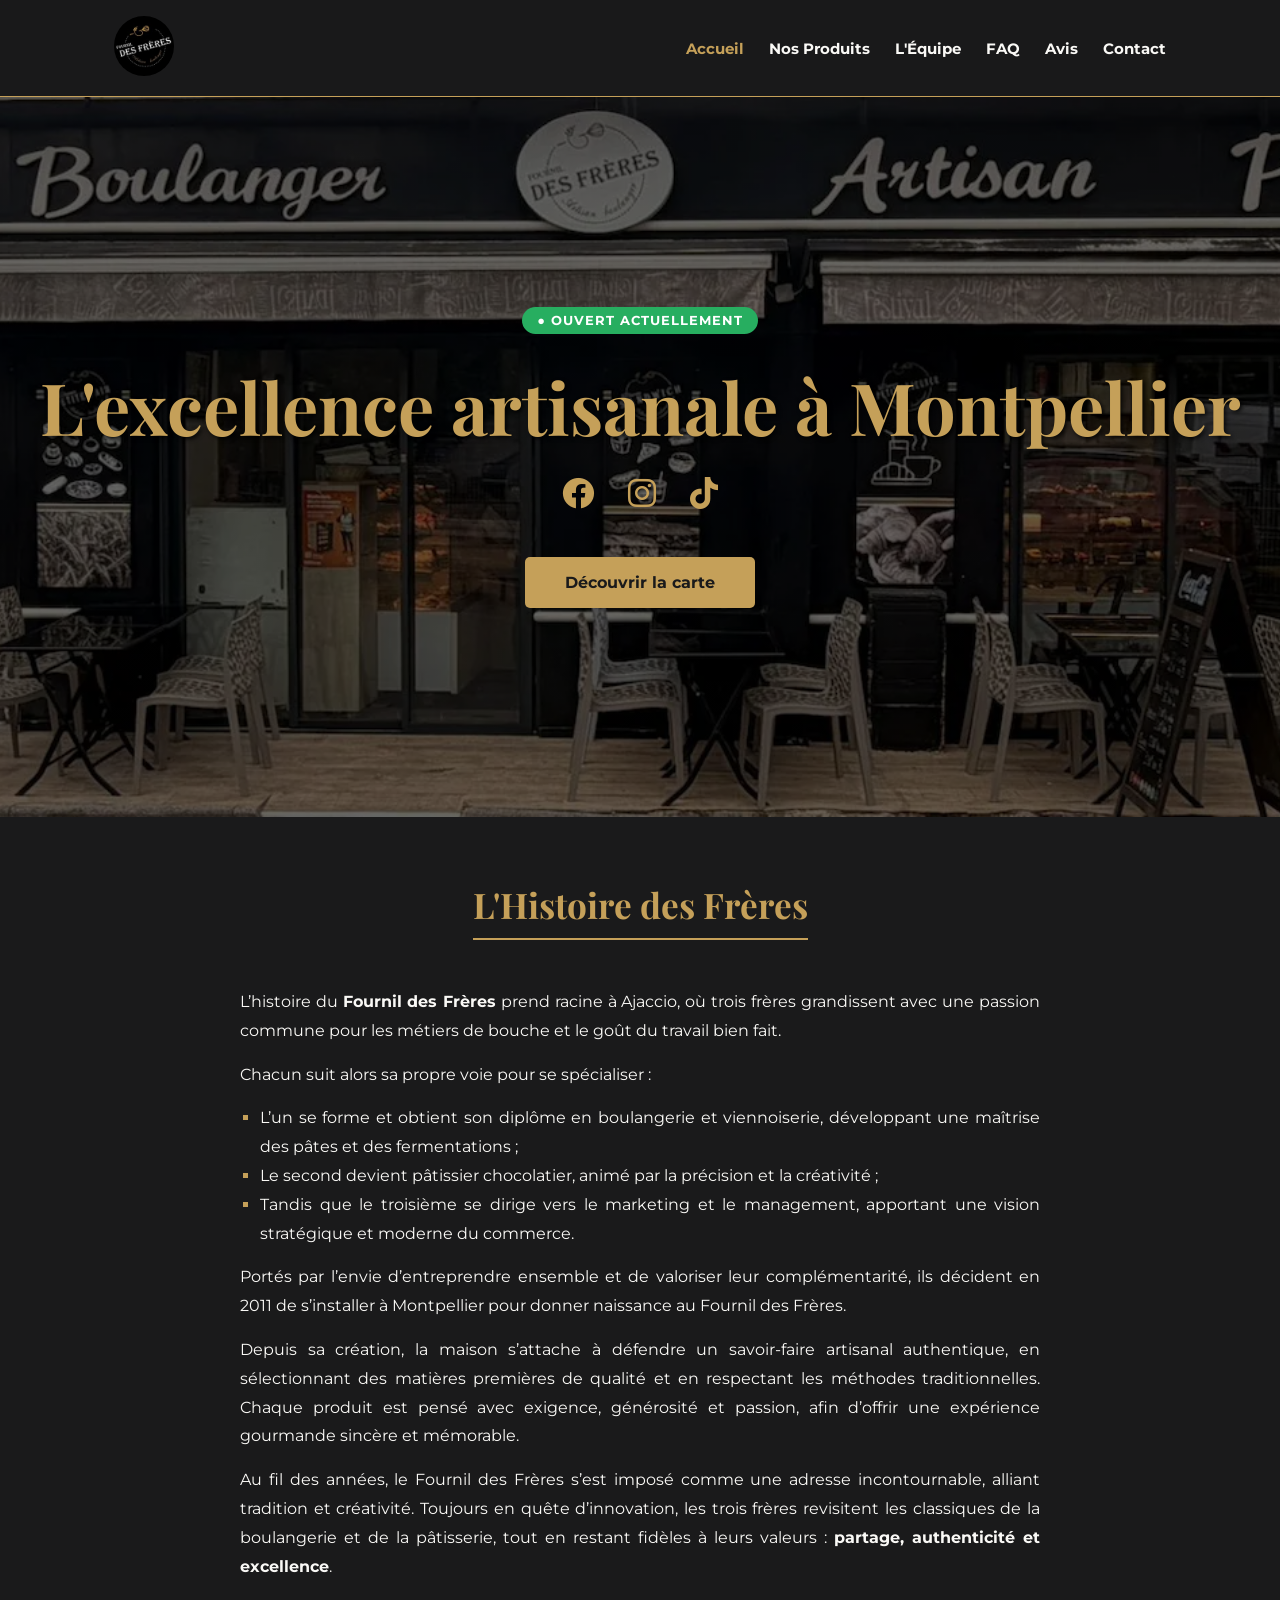
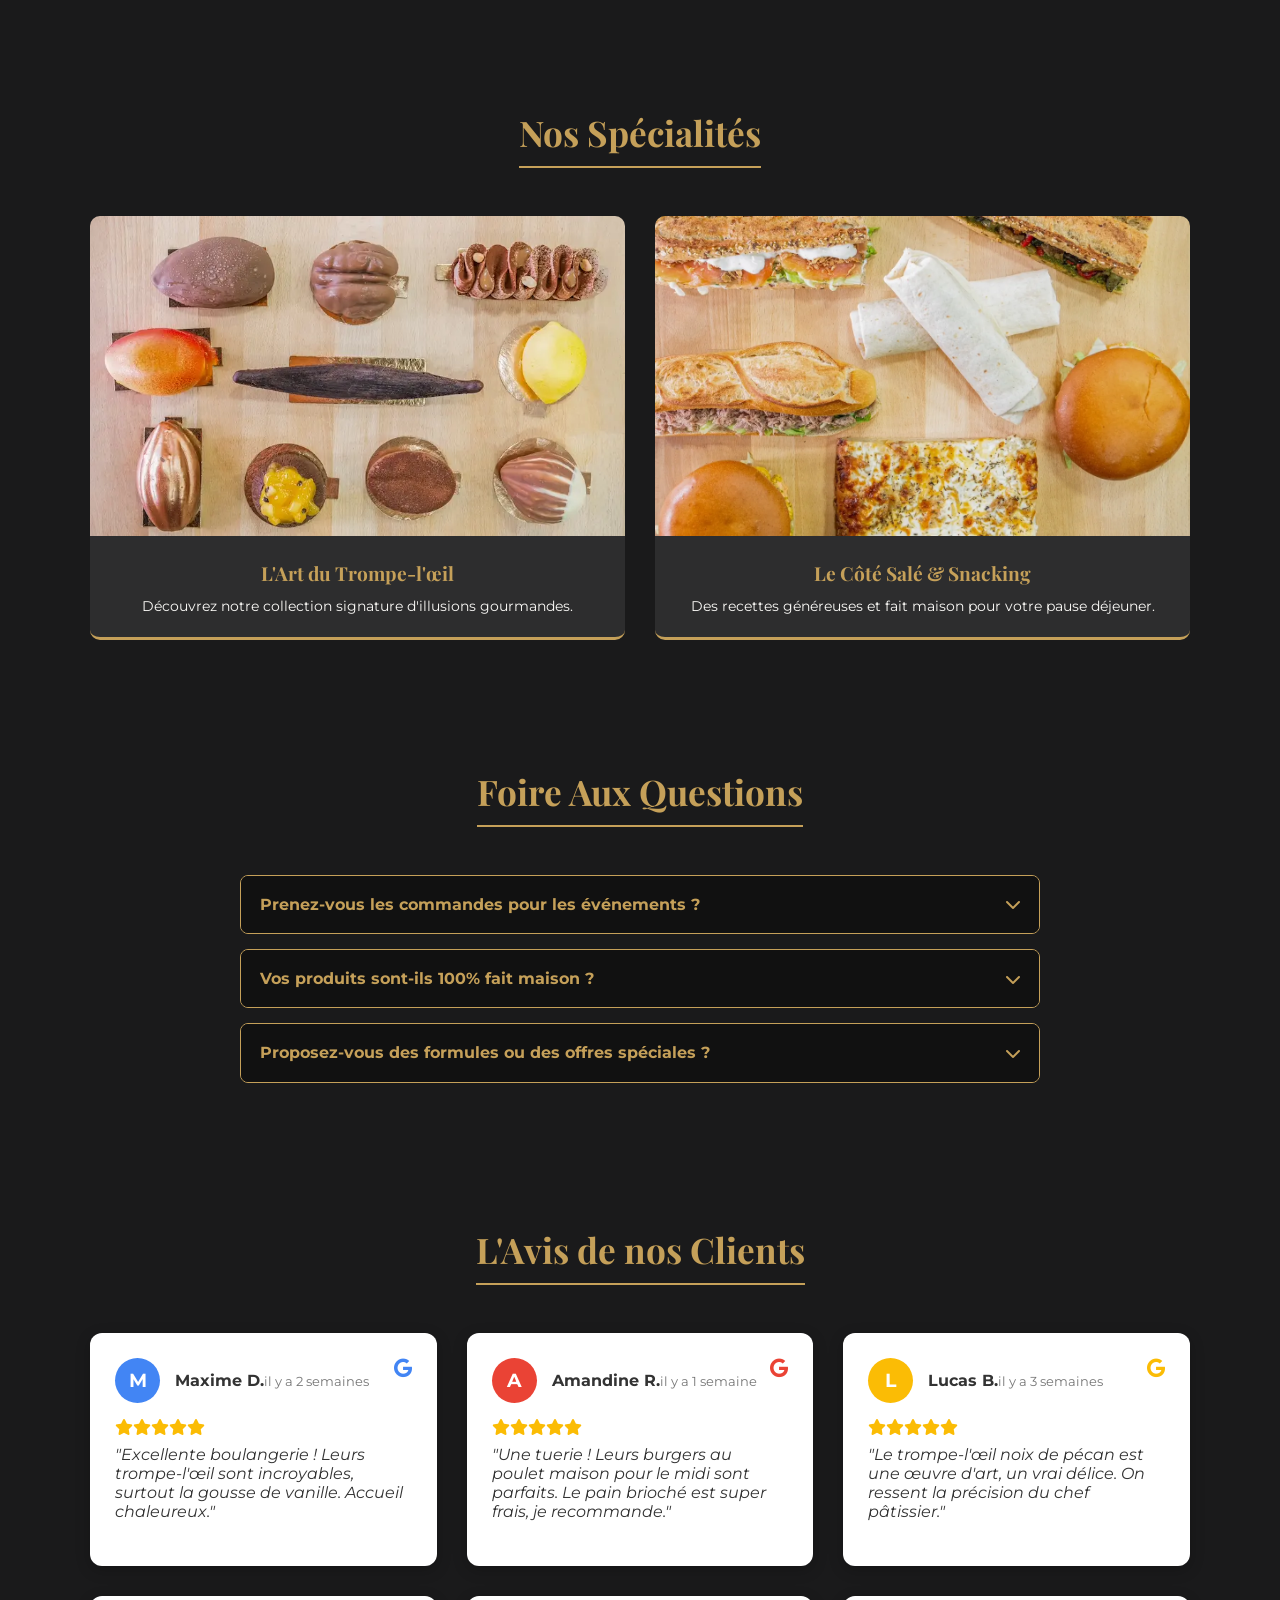
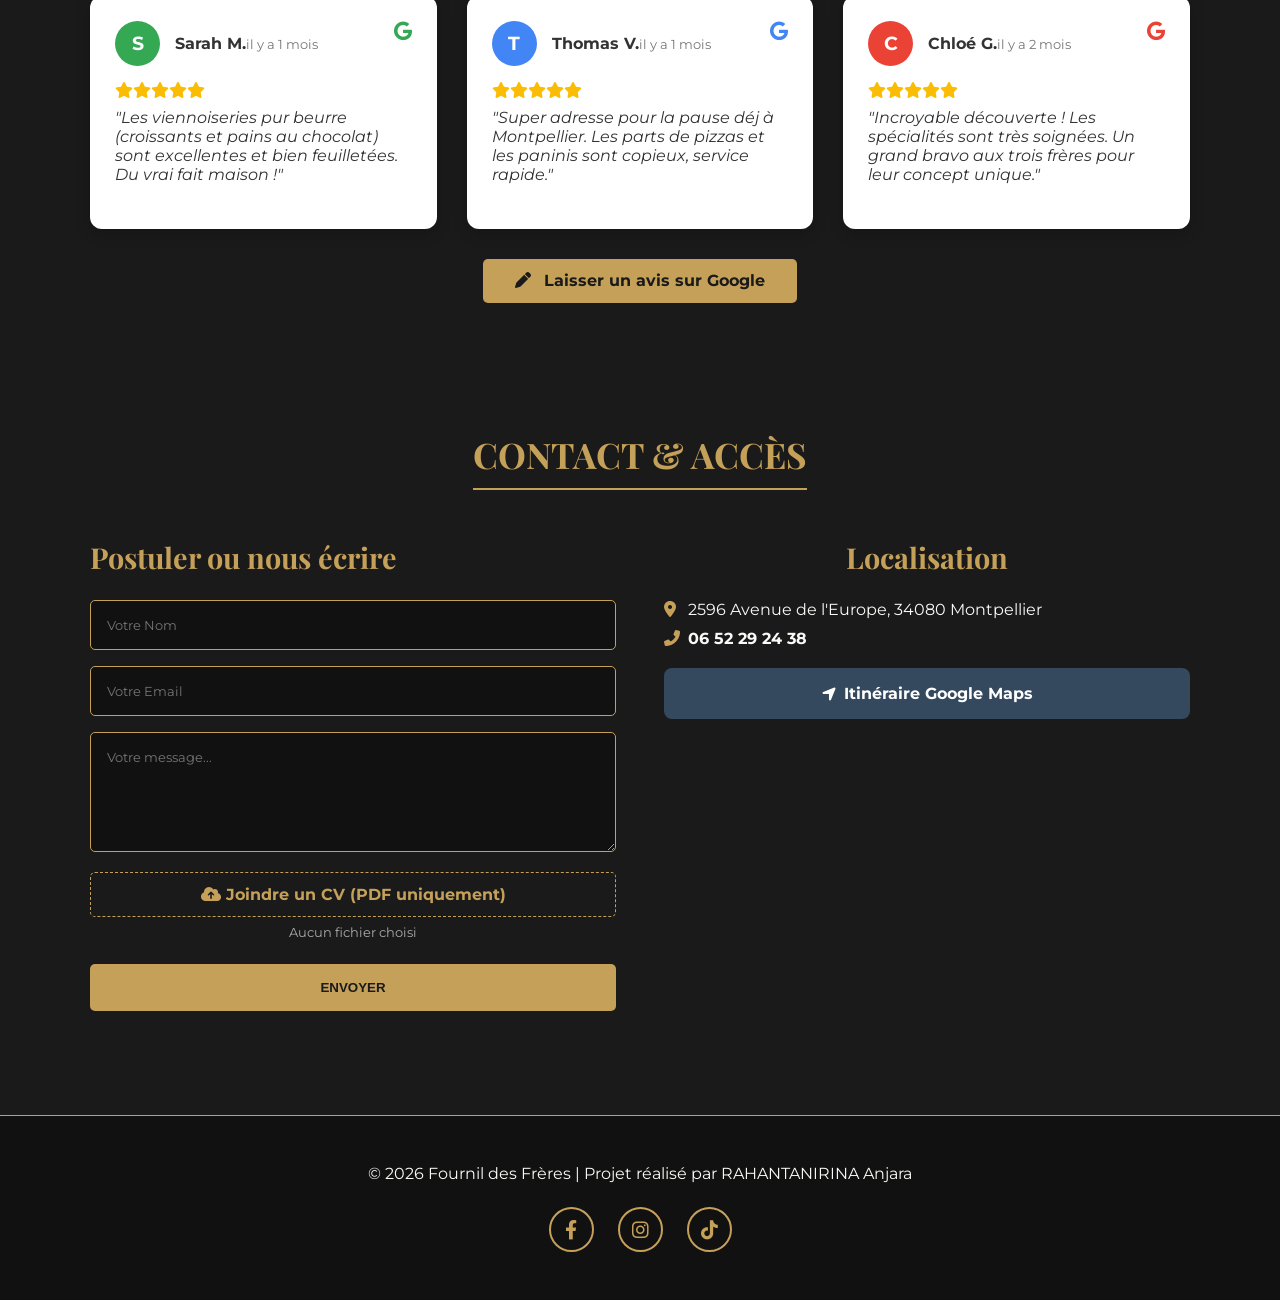
<file: index.html>
<!DOCTYPE html>
<html lang="fr">
<head>
    <meta charset="UTF-8">
    <meta name="viewport" content="width=device-width, initial-scale=1.0">
    <title>Fournil des Frères | Artisan Boulanger Pâtissier Montpellier</title>
    
    <meta name="description" content="Découvrez le Fournil des Frères à Montpellier. Trompe l'œil signatures, snacking frais et viennoiseries artisanales 100% fait maison.">
    <link rel="icon" type="image/jpeg" href="logo-fdf.jpg">
    
    <link rel="stylesheet" href="style.css">
    <link href="https://fonts.googleapis.com/css2?family=Montserrat:wght@400;700&family=Playfair+Display:ital,wght@0,700;1,700&display=swap" rel="stylesheet">
    <link rel="stylesheet" href="https://cdnjs.cloudflare.com/ajax/libs/font-awesome/6.0.0/css/all.min.css">
</head>
<body>

    <div id="loader">
        <img src="logo-fdf.jpg" alt="Chargement" class="loader-logo" width="120" height="120">
    </div>
    <div id="scroll-progress-bar"></div>

    <header id="header">
        <div class="container header-flex">
            <a href="index.html"><img src="logo-fdf.jpg" alt="Logo Fournil des Frères" class="logo" width="60" height="60"></a>
            
            <div class="menu-toggle" id="mobile-menu" aria-label="Ouvrir le menu" role="button" tabindex="0"><i class="fas fa-bars"></i></div>
            
            <nav class="desktop-nav">
                <ul id="nav-list">
                    <li><a href="#accueil" style="color:var(--or);">Accueil</a></li>
                    <li><a href="produits.html">Nos Produits</a></li>
                    <li><a href="#equipe">L'Équipe</a></li>
                    <li><a href="#faq">FAQ</a></li>
                    <li><a href="#avis">Avis</a></li>
                    <li><a href="#contact">Contact</a></li>
                </ul>
            </nav>
        </div>
    </header>

    <div class="mobile-tab-bar">
        <a href="#accueil"><i class="fas fa-home"></i><span>Accueil</span></a>
        <a href="produits.html"><i class="fas fa-bread-slice"></i><span>Produits</span></a>
        <a href="#avis"><i class="fas fa-star"></i><span>Avis</span></a>
        <a href="#contact"><i class="fas fa-map-marker-alt"></i><span>Accès</span></a>
    </div>

    <main>
        <section id="accueil" class="hero">
            <div class="hero-text">
                <div id="status-badge" class="status-badge">Chargement...</div>
                
                <h1>L'excellence artisanale à Montpellier</h1>
                
                <div class="social-hero">
                    <a href="https://www.facebook.com/Fournil-Des-Freres-107066511878900" target="_blank" rel="noopener noreferrer" aria-label="Facebook"><i class="fab fa-facebook"></i></a>
                    <a href="https://www.instagram.com/fournildesfreres34" target="_blank" rel="noopener noreferrer" aria-label="Instagram"><i class="fab fa-instagram"></i></a>
                    <a href="https://www.tiktok.com/@fournildesfreres" target="_blank" rel="noopener noreferrer" aria-label="TikTok"><i class="fab fa-tiktok"></i></a>
                </div>
                <a href="produits.html" class="btn-gold-hero">Découvrir la carte</a>
            </div>
        </section>

        <section id="equipe" class="container section reveal">
            <h2 class="title">L'Histoire des Frères</h2>
            <div style="max-width: 800px; margin: 0 auto; line-height: 1.8; text-align: justify;">
                <p style="margin-bottom: 15px;">L’histoire du <strong>Fournil des Frères</strong> prend racine à Ajaccio, où trois frères grandissent avec une passion commune pour les métiers de bouche et le goût du travail bien fait.</p>
                <p style="margin-bottom: 15px;">Chacun suit alors sa propre voie pour se spécialiser :</p>
                <ul style="margin-bottom: 15px; padding-left: 20px; list-style-type: square; color: var(--or);">
                    <li><span style="color: var(--creme);">L’un se forme et obtient son diplôme en boulangerie et viennoiserie, développant une maîtrise des pâtes et des fermentations ;</span></li>
                    <li><span style="color: var(--creme);">Le second devient pâtissier chocolatier, animé par la précision et la créativité ;</span></li>
                    <li><span style="color: var(--creme);">Tandis que le troisième se dirige vers le marketing et le management, apportant une vision stratégique et moderne du commerce.</span></li>
                </ul>
                <p style="margin-bottom: 15px;">Portés par l’envie d’entreprendre ensemble et de valoriser leur complémentarité, ils décident en 2011 de s’installer à Montpellier pour donner naissance au Fournil des Frères.</p>
                <p style="margin-bottom: 15px;">Depuis sa création, la maison s’attache à défendre un savoir-faire artisanal authentique, en sélectionnant des matières premières de qualité et en respectant les méthodes traditionnelles. Chaque produit est pensé avec exigence, générosité et passion, afin d’offrir une expérience gourmande sincère et mémorable.</p>
                <p>Au fil des années, le Fournil des Frères s’est imposé comme une adresse incontournable, alliant tradition et créativité. Toujours en quête d’innovation, les trois frères revisitent les classiques de la boulangerie et de la pâtisserie, tout en restant fidèles à leurs valeurs : <strong>partage, authenticité et excellence</strong>.</p>
            </div>
        </section>

        <section id="produits-phares" class="container section reveal">
            <h2 class="title">Nos Spécialités</h2>
            <div class="product-grid" style="grid-template-columns: repeat(auto-fit, minmax(320px, 1fr));">
                <article class="product-card reveal">
                    <a href="produits.html">
                        <img src="FournilDesFrères_trompe-loeil_Hero.webp" alt="Gamme Sucrée - Trompe-l'œil" loading="lazy" style="height: 320px;" width="600" height="320">
                        <div class="product-info">
                            <h3>L'Art du Trompe-l'œil</h3>
                            <p>Découvrez notre collection signature d'illusions gourmandes.</p>
                        </div>
                    </a>
                </article>

                <article class="product-card reveal">
                    <a href="produits.html">
                        <img src="FournilDesFrères_Sale_Hero.webp" alt="Gamme Salée - Snacking" loading="lazy" style="height: 320px;" width="600" height="320">
                        <div class="product-info">
                            <h3>Le Côté Salé & Snacking</h3>
                            <p>Des recettes généreuses et fait maison pour votre pause déjeuner.</p>
                        </div>
                    </a>
                </article>
            </div>
        </section>
        
        <section id="faq" class="container section reveal">
            <h2 class="title">Foire Aux Questions</h2>
            <div class="faq-container">
                <div class="faq-item">
                    <div class="faq-question">Prenez-vous les commandes pour les événements ? <i class="fas fa-chevron-down"></i></div>
                    <div class="faq-answer">Absolument ! Nous réalisons des commandes sur-mesure pour vos événements (anniversaires, réceptions, réunions). Pour toute demande, n'hésitez pas à nous contacter directement par téléphone ou via notre compte Instagram pour que nous puissions étudier votre projet ensemble.</div>
                </div>
                <div class="faq-item">
                    <div class="faq-question">Vos produits sont-ils 100% fait maison ? <i class="fas fa-chevron-down"></i></div>
                    <div class="faq-answer">Oui, sans exception. De la fabrication minutieuse du feuilletage de nos viennoiseries pur beurre à la conception complexe de nos pâtisseries en Trompe-l'œil, l'intégralité de nos gammes est élaborée sur place de manière artisanale.</div>
                </div>
                <div class="faq-item">
                    <div class="faq-question">Proposez-vous des formules ou des offres spéciales ? <i class="fas fa-chevron-down"></i></div>
                    <div class="faq-answer">Tout à fait ! Nous proposons quotidiennement plusieurs formules de restauration adaptées pour la pause déjeuner (incluant sandwich, burger ou pizza accompagné d'une boisson et d'un dessert). Des offres groupées sont également disponibles directement en boutique selon les fabrications du jour.</div>
                </div>
            </div>
        </section>

        <section id="avis" class="container section reveal">
            <h2 class="title">L'Avis de nos Clients</h2>
            <div class="product-grid" style="align-items: start;">
                <div class="google-review-card" style="margin-bottom: 0;">
                    <div class="reviewer-info">
                        <div class="avatar" style="background-color: #4285F4;">M</div>
                        <div><strong>Maxime D.</strong><span class="date">il y a 2 semaines</span></div>
                        <i class="fab fa-google google-logo" style="color: #4285F4; font-size: 1.2rem;"></i>
                    </div>
                    <div class="stars"><i class="fas fa-star" style="color: #fbbc04;"></i><i class="fas fa-star" style="color: #fbbc04;"></i><i class="fas fa-star" style="color: #fbbc04;"></i><i class="fas fa-star" style="color: #fbbc04;"></i><i class="fas fa-star" style="color: #fbbc04;"></i></div>
                    <p class="review-text">"Excellente boulangerie ! Leurs trompe-l'œil sont incroyables, surtout la gousse de vanille. Accueil chaleureux."</p>
                </div>
                <div class="google-review-card" style="margin-bottom: 0;">
                    <div class="reviewer-info">
                        <div class="avatar" style="background-color: #EA4335;">A</div>
                        <div><strong>Amandine R.</strong><span class="date">il y a 1 semaine</span></div>
                        <i class="fab fa-google google-logo" style="color: #EA4335; font-size: 1.2rem;"></i>
                    </div>
                    <div class="stars"><i class="fas fa-star" style="color: #fbbc04;"></i><i class="fas fa-star" style="color: #fbbc04;"></i><i class="fas fa-star" style="color: #fbbc04;"></i><i class="fas fa-star" style="color: #fbbc04;"></i><i class="fas fa-star" style="color: #fbbc04;"></i></div>
                    <p class="review-text">"Une tuerie ! Leurs burgers au poulet maison pour le midi sont parfaits. Le pain brioché est super frais, je recommande."</p>
                </div>
                <div class="google-review-card" style="margin-bottom: 0;">
                    <div class="reviewer-info">
                        <div class="avatar" style="background-color: #FBBC05;">L</div>
                        <div><strong>Lucas B.</strong><span class="date">il y a 3 semaines</span></div>
                        <i class="fab fa-google google-logo" style="color: #FBBC05; font-size: 1.2rem;"></i>
                    </div>
                    <div class="stars"><i class="fas fa-star" style="color: #fbbc04;"></i><i class="fas fa-star" style="color: #fbbc04;"></i><i class="fas fa-star" style="color: #fbbc04;"></i><i class="fas fa-star" style="color: #fbbc04;"></i><i class="fas fa-star" style="color: #fbbc04;"></i></div>
                    <p class="review-text">"Le trompe-l'œil noix de pécan est une œuvre d'art, un vrai délice. On ressent la précision du chef pâtissier."</p>
                </div>
                <div class="google-review-card" style="margin-bottom: 0;">
                    <div class="reviewer-info">
                        <div class="avatar" style="background-color: #34A853;">S</div>
                        <div><strong>Sarah M.</strong><span class="date">il y a 1 mois</span></div>
                        <i class="fab fa-google google-logo" style="color: #34A853; font-size: 1.2rem;"></i>
                    </div>
                    <div class="stars"><i class="fas fa-star" style="color: #fbbc04;"></i><i class="fas fa-star" style="color: #fbbc04;"></i><i class="fas fa-star" style="color: #fbbc04;"></i><i class="fas fa-star" style="color: #fbbc04;"></i><i class="fas fa-star" style="color: #fbbc04;"></i></div>
                    <p class="review-text">"Les viennoiseries pur beurre (croissants et pains au chocolat) sont excellentes et bien feuilletées. Du vrai fait maison !"</p>
                </div>
                <div class="google-review-card" style="margin-bottom: 0;">
                    <div class="reviewer-info">
                        <div class="avatar" style="background-color: #4285F4;">T</div>
                        <div><strong>Thomas V.</strong><span class="date">il y a 1 mois</span></div>
                        <i class="fab fa-google google-logo" style="color: #4285F4; font-size: 1.2rem;"></i>
                    </div>
                    <div class="stars"><i class="fas fa-star" style="color: #fbbc04;"></i><i class="fas fa-star" style="color: #fbbc04;"></i><i class="fas fa-star" style="color: #fbbc04;"></i><i class="fas fa-star" style="color: #fbbc04;"></i><i class="fas fa-star" style="color: #fbbc04;"></i></div>
                    <p class="review-text">"Super adresse pour la pause déj à Montpellier. Les parts de pizzas et les paninis sont copieux, service rapide."</p>
                </div>
                <div class="google-review-card" style="margin-bottom: 0;">
                    <div class="reviewer-info">
                        <div class="avatar" style="background-color: #EA4335;">C</div>
                        <div><strong>Chloé G.</strong><span class="date">il y a 2 mois</span></div>
                        <i class="fab fa-google google-logo" style="color: #EA4335; font-size: 1.2rem;"></i>
                    </div>
                    <div class="stars"><i class="fas fa-star" style="color: #fbbc04;"></i><i class="fas fa-star" style="color: #fbbc04;"></i><i class="fas fa-star" style="color: #fbbc04;"></i><i class="fas fa-star" style="color: #fbbc04;"></i><i class="fas fa-star" style="color: #fbbc04;"></i></div>
                    <p class="review-text">"Incroyable découverte ! Les spécialités sont très soignées. Un grand bravo aux trois frères pour leur concept unique."</p>
                </div>
            </div>
            <div style="text-align: center; margin-top: 30px;">
                <a href="https://www.google.com/maps/place/Fournil+des+frères/@43.641869,3.8200574,17z/data=!4m8!3m7!1s0x12b6ade1ebe841e1:0xa99e64c66c373153!8m2!3d43.641869!4d3.8200574!9m1!1b1!16s%2Fg%2F11tfpc4v9q?entry=ttu&g_ep=EgoyMDI2MDQyNy4wIKXMDSoASAFQAw%3D%3D" target="_blank" rel="noopener noreferrer" class="btn-gold-hero" style="margin-top: 0; padding: 0.8rem 2rem;">
                    <i class="fas fa-pen" style="margin-right: 8px;"></i> Laisser un avis sur Google
                </a>
            </div>
        </section>

        <section id="contact" class="container section reveal">
            <h2 class="title">CONTACT & ACCÈS</h2>
            <div class="contact-wrapper">
                <div class="contact-form">
                    <h3>Postuler ou nous écrire</h3>
                    <form action="https://formspree.io/f/xzdyaoab" method="POST" enctype="multipart/form-data">
                        <!-- Ajout des aria-labels -->
                        <input type="text" name="Nom" placeholder="Votre Nom" aria-label="Votre Nom" required>
                        <input type="email" name="Email" placeholder="Votre Email" aria-label="Votre Email" required>
                        <textarea name="Message" placeholder="Votre message..." aria-label="Votre message" required></textarea>
                        
                        <div class="file-upload-wrapper">
                            <label for="file-upload" class="custom-file-upload">
                                <i class="fas fa-cloud-upload-alt"></i> Joindre un CV (PDF uniquement)
                            </label>
                            <input id="file-upload" type="file" name="upload" accept=".pdf" />
                            <span id="file-name-display">Aucun fichier choisi</span>
                        </div>
                        <button type="submit" class="btn-gold">ENVOYER</button>
                    </form>
                </div>
                <div class="contact-map">
                    <h3>Localisation</h3>
                    <p style="margin-bottom: 10px;"><i class="fas fa-map-marker-alt" style="color:var(--or); width: 20px;"></i> 2596 Avenue de l'Europe, 34080 Montpellier</p>
                    <p style="margin-bottom: 20px;"><i class="fas fa-phone-alt" style="color:var(--or); width: 20px;"></i> <a href="tel:0652292438" style="color: inherit; text-decoration: none; font-weight: bold;">06 52 29 24 38</a></p>
                    
                    <a href="https://www.google.com/maps/dir/?api=1&destination=Fournil+des+Frères,+2596+Avenue+de+l'Europe,+Montpellier2" target="_blank" rel="noopener noreferrer" class="btn-gps">
                        <i class="fas fa-location-arrow" style="margin-right:8px;"></i> Itinéraire Google Maps
                    </a>
                    <iframe src="https://www.google.com/maps/embed?pb=!1m18!1m12!1m3!1d2888.665672101344!2d3.834015!3d43.613479!2m3!1f0!2f0!3f0!3m2!1i1024!2i768!4f13.1!3m3!1m2!1s0x12b6b3bfb77f362b%3A0x4c137f65bf97f9bb!2sFournil%20des%20Fr%C3%A8res!5e0!3m2!1sfr!2sfr!4v1710000000000!5m2!1sfr!2sfr" width="100%" height="250" style="border:0; border-radius:10px; margin-top:15px;" allowfullscreen="" loading="lazy" title="Carte Google Maps"></iframe>
                </div>
            </div>
        </section>
    </main>

    <footer>
        <p>© 2026 Fournil des Frères | Projet réalisé par RAHANTANIRINA Anjara</p>
        <div class="footer-socials">
            <a href="https://www.facebook.com/Fournil-Des-Freres-107066511878900" target="_blank" rel="noopener noreferrer" class="social-circle-footer" aria-label="Facebook"><i class="fab fa-facebook-f"></i></a>
            <a href="https://www.instagram.com/fournildesfreres34" target="_blank" rel="noopener noreferrer" class="social-circle-footer" aria-label="Instagram"><i class="fab fa-instagram"></i></a>
            <a href="https://www.tiktok.com/@fournildesfreres" target="_blank" rel="noopener noreferrer" class="social-circle-footer" aria-label="TikTok"><i class="fab fa-tiktok"></i></a>
        </div>
    </footer>

    <button id="backToTop" aria-label="Retour en haut de la page"><i class="fas fa-arrow-up"></i></button>

    <script src="script.js"></script>
</body>
</html>
</file>
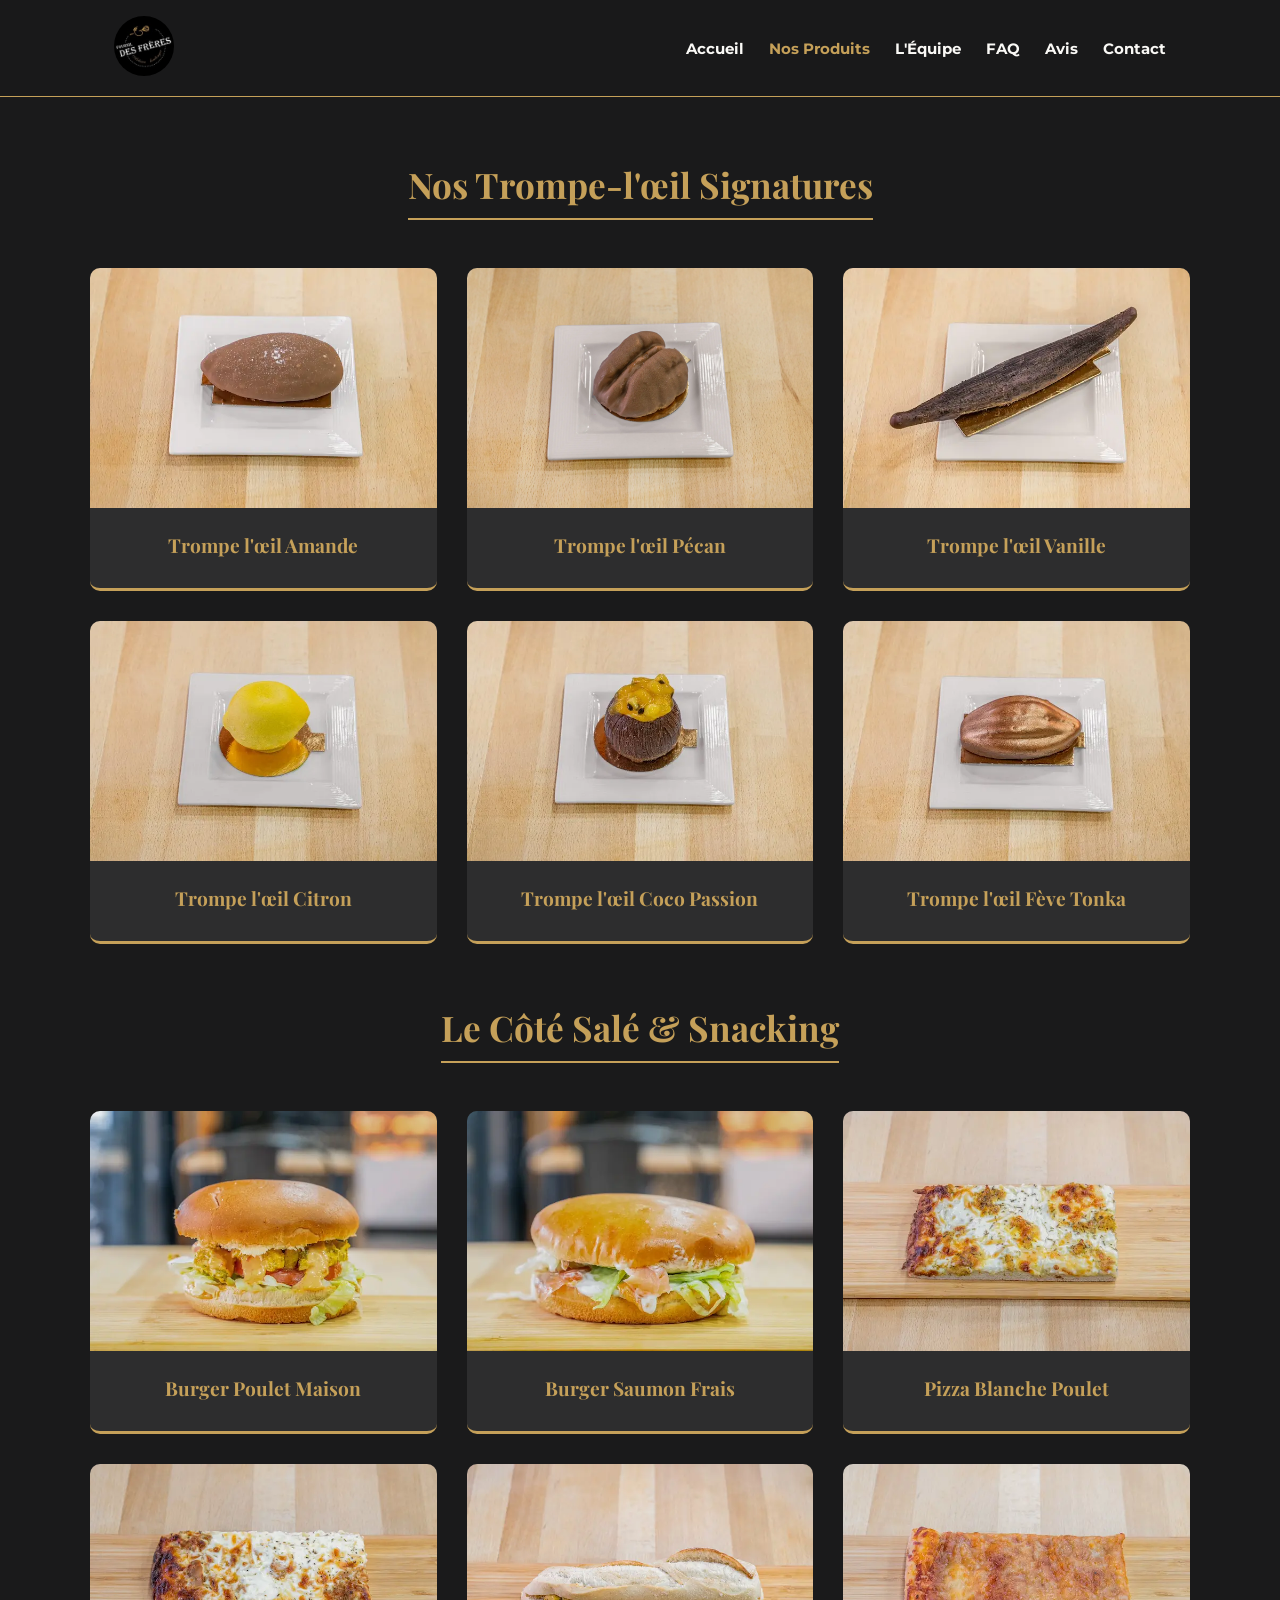
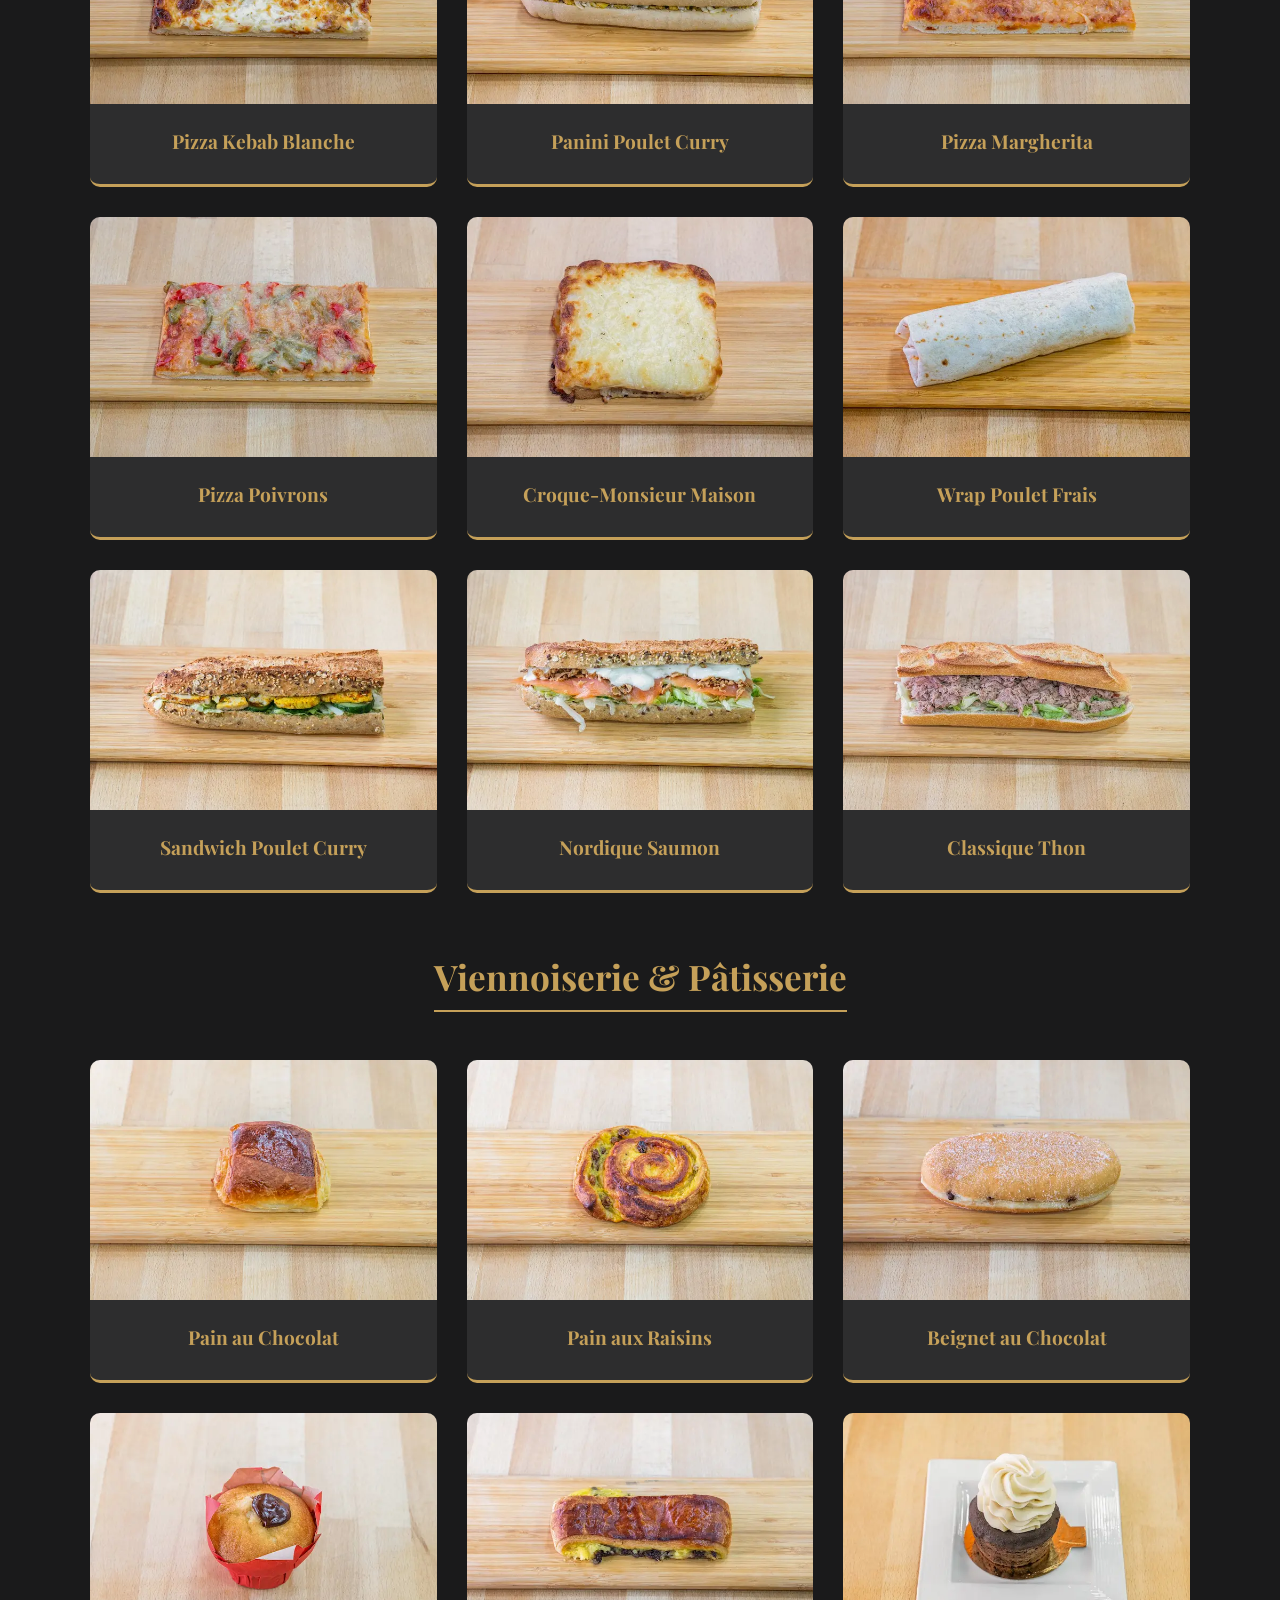
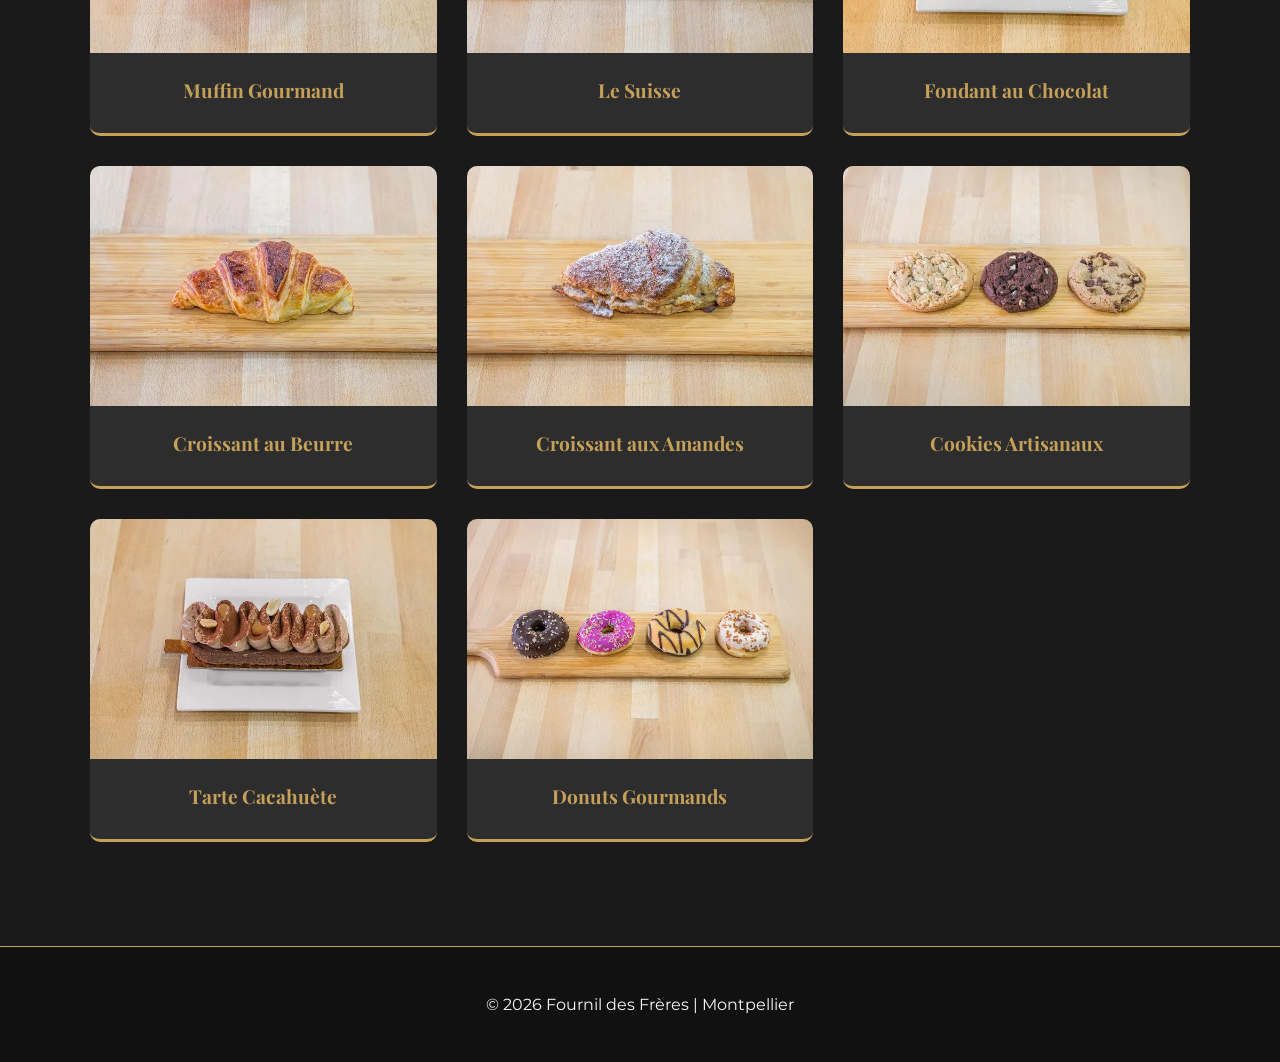
<file: produits.html>
<!DOCTYPE html>
<html lang="fr">
<head>
    <meta charset="UTF-8">
    <meta name="viewport" content="width=device-width, initial-scale=1.0">
    <title>Nos Produits | Fournil des Frères</title>
    
    <link rel="icon" type="image/jpeg" href="logo-fdf.jpg">
    <link rel="stylesheet" href="style.css">
    <link href="https://fonts.googleapis.com/css2?family=Montserrat:wght@400;700&family=Playfair+Display:ital,wght@0,700;1,700&display=swap" rel="stylesheet">
    <link rel="stylesheet" href="https://cdnjs.cloudflare.com/ajax/libs/font-awesome/6.0.0/css/all.min.css">
</head>
<body>

    <div id="loader"><img src="logo-fdf.jpg" alt="Chargement" class="loader-logo" width="120" height="120"></div>
    <div id="scroll-progress-bar"></div>

    <header id="header">
        <div class="container header-flex">
            <a href="index.html"><img src="logo-fdf.jpg" alt="Logo Fournil des Frères" class="logo" width="60" height="60"></a>
            <div class="menu-toggle" id="mobile-menu" aria-label="Ouvrir le menu" role="button" tabindex="0"><i class="fas fa-bars"></i></div>
            <nav class="desktop-nav">
                <ul id="nav-list">
                    <li><a href="index.html#accueil">Accueil</a></li>
                    <li><a href="produits.html" style="color:var(--or);">Nos Produits</a></li>
                    <li><a href="index.html#equipe">L'Équipe</a></li>
                    <li><a href="index.html#faq">FAQ</a></li>
                    <li><a href="index.html#avis">Avis</a></li>
                    <li><a href="index.html#contact">Contact</a></li>
                </ul>
            </nav>
        </div>
    </header>

    <div class="mobile-tab-bar">
        <a href="index.html#accueil"><i class="fas fa-home"></i><span>Accueil</span></a>
        <a href="produits.html" style="color:var(--or);"><i class="fas fa-bread-slice"></i><span>Produits</span></a>
        <a href="index.html#avis"><i class="fas fa-star"></i><span>Avis</span></a>
        <a href="index.html#contact"><i class="fas fa-map-marker-alt"></i><span>Accès</span></a>
    </div>

    <main class="container section">
        
        <h2 class="title reveal">Nos Trompe-l'œil Signatures</h2>
        <div class="product-grid">
            <article class="product-card reveal"><img src="FournilDesFrères_trompe-loeil_Amande.webp" alt="Trompe l'œil Amande" loading="lazy" width="300" height="240"><div class="product-info"><h3>Trompe l'œil Amande</h3></div></article>
            <article class="product-card reveal"><img src="FournilDesFrères_trompe-loeilNoixDePécan.webp" alt="Trompe l'œil Noix de Pécan" loading="lazy" width="300" height="240"><div class="product-info"><h3>Trompe l'œil Pécan</h3></div></article>
            <article class="product-card reveal"><img src="FournilDesFrères_trompe-loeil_GousseDeVanille.webp" alt="Trompe l'œil Gousse de Vanille" loading="lazy" width="300" height="240"><div class="product-info"><h3>Trompe l'œil Vanille</h3></div></article>
            <article class="product-card reveal"><img src="trompe-loeil-citron-patisserie-fine.webp" alt="Trompe l'œil Citron" loading="lazy" width="300" height="240"><div class="product-info"><h3>Trompe l'œil Citron</h3></div></article>
            <article class="product-card reveal"><img src="trompe-loeil-coco-passion.webp" alt="Trompe l'œil Coco Passion" loading="lazy" width="300" height="240"><div class="product-info"><h3>Trompe l'œil Coco Passion</h3></div></article>
            <article class="product-card reveal"><img src="trompe-loeil-feve-tonka.webp" alt="Trompe l'œil Fève de Tonka" loading="lazy" width="300" height="240"><div class="product-info"><h3>Trompe l'œil Fève Tonka</h3></div></article>
        </div>

        <h2 class="title reveal" style="margin-top: 60px;">Le Côté Salé & Snacking</h2>
        <div class="product-grid">
            <article class="product-card reveal"><img src="FournilDesFrères_BurgerPoulet.webp" alt="Burger Poulet" loading="lazy" width="300" height="240"><div class="product-info"><h3>Burger Poulet Maison</h3></div></article>
            <article class="product-card reveal"><img src="FournilDesFrères_BurgerSaumon.webp" alt="Burger Saumon" loading="lazy" width="300" height="240"><div class="product-info"><h3>Burger Saumon Frais</h3></div></article>
            <article class="product-card reveal"><img src="FournilDesFrères_Pizza_BlanchePoulet.webp" alt="Pizza Blanche Poulet" loading="lazy" width="300" height="240"><div class="product-info"><h3>Pizza Blanche Poulet</h3></div></article>
            <article class="product-card reveal"><img src="FournilDesFrères_PizzaKebabBlanche.webp" alt="Pizza Kebab" loading="lazy" width="300" height="240"><div class="product-info"><h3>Pizza Kebab Blanche</h3></div></article>
            <article class="product-card reveal"><img src="FournilDesFrères_Panini.webp" alt="Panini" loading="lazy" width="300" height="240"><div class="product-info"><h3>Panini Poulet Curry</h3></div></article>
            <article class="product-card reveal"><img src="FournilDesFrères_Pizza_Mergherita.webp" alt="Pizza Margherita" loading="lazy" width="300" height="240"><div class="product-info"><h3>Pizza Margherita</h3></div></article>
            <article class="product-card reveal"><img src="part-pizza-artisanale-poivrons.webp" alt="Pizza Poivrons" loading="lazy" width="300" height="240"><div class="product-info"><h3>Pizza Poivrons</h3></div></article>
            <article class="product-card reveal"><img src="croque-monsieur-maison.webp" alt="Croque-Monsieur" loading="lazy" width="300" height="240"><div class="product-info"><h3>Croque-Monsieur Maison</h3></div></article>
            <article class="product-card reveal"><img src="wrap-poulet-crudites.webp" alt="Wrap Poulet" loading="lazy" width="300" height="240"><div class="product-info"><h3>Wrap Poulet Frais</h3></div></article>
            <article class="product-card reveal"><img src="sandwich-poulet-curry-graines.webp" alt="Sandwich Poulet Curry" loading="lazy" width="300" height="240"><div class="product-info"><h3>Sandwich Poulet Curry</h3></div></article>
            <article class="product-card reveal"><img src="sandwich-saumon-fume-graines.webp" alt="Sandwich Saumon" loading="lazy" width="300" height="240"><div class="product-info"><h3>Nordique Saumon</h3></div></article>
            <article class="product-card reveal"><img src="sandwich-thon-crudites-baguette.webp" alt="Sandwich Thon" loading="lazy" width="300" height="240"><div class="product-info"><h3>Classique Thon</h3></div></article>
        </div>

        <h2 class="title reveal" style="margin-top: 60px;">Viennoiserie & Pâtisserie</h2>
        <div class="product-grid">
            <article class="product-card reveal"><img src="FournilDesFrères_PainAuChocolat.webp" alt="Pain au Chocolat" loading="lazy" width="300" height="240"><div class="product-info"><h3>Pain au Chocolat</h3></div></article>
            <article class="product-card reveal"><img src="FournilDesFrères_PainAuxRaisains.webp" alt="Pain aux Raisins" loading="lazy" width="300" height="240"><div class="product-info"><h3>Pain aux Raisins</h3></div></article>
            <article class="product-card reveal"><img src="FournilDesFrères_Beignet.webp" alt="Beignet Chocolat" loading="lazy" width="300" height="240"><div class="product-info"><h3>Beignet au Chocolat</h3></div></article>
            <article class="product-card reveal"><img src="FournilDesFrères_Muffin.webp" alt="Muffin" loading="lazy" width="300" height="240"><div class="product-info"><h3>Muffin Gourmand</h3></div></article>
            <article class="product-card reveal"><img src="FournilDesFrères_LeSuisse.webp" alt="Le Suisse" loading="lazy" width="300" height="240"><div class="product-info"><h3>Le Suisse</h3></div></article>
            <article class="product-card reveal"><img src="FournilDesFrères_FondantAuChocolat.webp" alt="Fondant au Chocolat" loading="lazy" width="300" height="240"><div class="product-info"><h3>Fondant au Chocolat</h3></div></article>
            <article class="product-card reveal"><img src="croissant-beurre-frais-artisan.webp" alt="Croissant" loading="lazy" width="300" height="240"><div class="product-info"><h3>Croissant au Beurre</h3></div></article>
            <article class="product-card reveal"><img src="croissant-aux-amandes.webp" alt="Croissant Amandes" loading="lazy" width="300" height="240"><div class="product-info"><h3>Croissant aux Amandes</h3></div></article>
            <article class="product-card reveal"><img src="cookies-artisanaux-chocolat.webp" alt="Cookies" loading="lazy" width="300" height="240"><div class="product-info"><h3>Cookies Artisanaux</h3></div></article>
            <article class="product-card reveal"><img src="tartelette-cacahuete-caramel.webp" alt="Tartelette" loading="lazy" width="300" height="240"><div class="product-info"><h3>Tarte Cacahuète</h3></div></article>
            <article class="product-card reveal"><img src="assortiment-donuts-gourmands.webp" alt="Donuts" loading="lazy" width="300" height="240"><div class="product-info"><h3>Donuts Gourmands</h3></div></article>
        </div>
    </main>

    <footer>
        <p>© 2026 Fournil des Frères | Montpellier</p>
    </footer>
    
    <button id="backToTop" aria-label="Retour en haut de la page"><i class="fas fa-arrow-up"></i></button>
    <script src="script.js"></script>
</body>
</html>
</file>
<file: style.css>
/* =========================================
   1. VARIABLES
   ========================================= */
:root {
    --noir: #1A1A1B;
    --or: #C5A059;
    --creme: #FAF9F6;
    --gris: #2D2D2E;
    --transition: all 0.3s ease-in-out;
}

* {
    margin: 0;
    padding: 0;
    box-sizing: border-box;
}

html {
    scroll-behavior: smooth;
    font-size: 16px;
}

body {
    background: var(--noir);
    color: var(--creme);
    font-family: 'Montserrat', sans-serif;
    overflow-x: hidden;
}

a {
    color: inherit;
    text-decoration: none;
    transition: var(--transition);
}

ul {
    list-style: none;
}

/* =========================================
   2. TITRES
   ========================================= */
.container {
    max-width: 1100px;
    margin: auto;
    padding: 0 1.5rem;
}

.section {
    padding: 4rem 0;
}

.title {
    text-align: center;
    color: var(--or);
    font-family: 'Playfair Display', serif;
    font-size: 2.2rem;
    margin: 0 auto 3rem auto;
    border-bottom: 2px solid var(--or);
    display: table;
    padding-bottom: 10px;
}

/* =========================================
   3. COMPOSANTS Boutons, Badges, Loader
   ========================================= */
#loader {
    position: fixed;
    top: 0;
    left: 0;
    width: 100vw;
    height: 100vh;
    background-color: var(--noir);
    display: flex;
    justify-content: center;
    align-items: center;
    z-index: 9999;
    transition: opacity 0.6s ease, visibility 0.6s ease;
}

.loader-logo {
    width: 120px;
    border-radius: 50%;
    animation: pulse 1.5s infinite;
}

@keyframes pulse {
    0% {
        transform: scale(0.9);
        box-shadow: 0 0 0 0 rgba(197, 160, 89, 0.7);
    }
    70% {
        transform: scale(1.1);
        box-shadow: 0 0 0 15px rgba(197, 160, 89, 0);
    }
    100% {
        transform: scale(0.9);
        box-shadow: 0 0 0 0 rgba(197, 160, 89, 0);
    }
}

#scroll-progress-bar {
    position: fixed;
    top: 0;
    left: 0;
    width: 0%;
    height: 4px;
    background-color: var(--or);
    z-index: 10000;
    transition: width 0.1s ease;
}

.status-badge {
    display: inline-block;
    padding: 6px 15px;
    border-radius: 20px;
    font-weight: bold;
    margin-bottom: 1.5rem;
    font-size: 0.8rem;
    letter-spacing: 1px;
}

.open {
    background: #27ae60;
    color: white;
}

.closed {
    background: #c0392b;
    color: white;
}

.btn-gold-hero {
    display: inline-block;
    background: var(--or);
    color: var(--noir);
    padding: 1rem 2.5rem;
    font-weight: bold;
    border-radius: 5px;
    margin-top: 1.5rem;
    transition: var(--transition);
}

.btn-gold-hero:hover {
    transform: translateY(-5px);
    background: white;
}

.btn-gold {
    background: var(--or);
    color: var(--noir);
    border: none;
    padding: 1rem;
    width: 100%;
    font-weight: bold;
    cursor: pointer;
    transition: var(--transition);
    border-radius: 5px;
}

.btn-gold:hover {
    background: white;
}

/* Animations JS */
.reveal {
    opacity: 0;
    transform: translateY(30px);
    transition: 1.2s all ease;
}

.reveal.active {
    opacity: 1;
    transform: translateY(0);
}

/* ANIMATION DE LA FAQ */
.faq-answer {
    display: none;
    padding: 1.2rem;
    background: #1A1A1B;
    border-top: 1px solid var(--or);
    line-height: 1.6;
    animation: fade-in 0.3s ease-in-out;
}

@keyframes fade-in {
    from {
        opacity: 0;
        transform: translateY(-10px);
    }
    to {
        opacity: 1;
        transform: translateY(0);
    }
}

/* =========================================
   4. STRUCTURE COMMUNE Mobile First
   ========================================= */
header {
    background: rgba(26, 26, 27, 0.98);
    padding: 1rem 0;
    border-bottom: 1px solid var(--or);
    position: sticky;
    top: 0;
    z-index: 1000;
}

.header-flex {
    display: flex;
    justify-content: space-between;
    align-items: center;
}

.logo {
    height: 60px;
    transition: var(--transition);
    border-radius: 50%;
}

.logo:hover {
    transform: scale(1.1);
}

/* HERO SECTION */
.hero {
    height: 80vh;
    background: linear-gradient(rgba(0, 0, 0, 0.6), rgba(0, 0, 0, 0.6)), url('devanture-fournil.webp');
    background-size: cover;
    background-position: center;
    display: flex;
    align-items: center;
    justify-content: center;
    text-align: center;
}

.hero h1 {
    font-size: 2.5rem;
    font-family: 'Playfair Display', serif;
    color: var(--or);
    text-shadow: 2px 2px 4px rgba(0, 0, 0, 0.8);
}

.social-hero a {
    color: var(--or);
    font-size: 2rem;
    margin: 20px 15px;
    display: inline-block;
    transition: var(--transition);
}

.social-hero a:hover {
    transform: translateY(-8px) scale(1.1);
    color: white;
}

.product-grid {
    display: grid;
    grid-template-columns: repeat(auto-fill, minmax(280px, 1fr));
    gap: 30px;
}

.contact-wrapper {
    display: grid;
    grid-template-columns: repeat(auto-fit, minmax(320px, 1fr));
    gap: 3rem;
    align-items: start;
}

.product-card {
    background: var(--gris);
    border-radius: 10px;
    overflow: hidden;
    transition: var(--transition);
    border-bottom: 3px solid var(--or);
}

.product-card:hover {
    transform: translateY(-5px);
    box-shadow: 0 10px 20px rgba(0, 0, 0, 0.5);
}

.product-card img {
    width: 100%;
    height: 240px;
    object-fit: cover;
}

.product-info {
    padding: 20px;
    text-align: center;
}

.product-info h3 {
    color: var(--or);
    font-size: 1.2rem;
    margin-bottom: 10px;
    font-family: 'Playfair Display', serif;
}

.product-info p {
    font-size: 0.9rem;
    line-height: 1.4;
}

.google-review-card {
    background: #ffffff;
    color: #333;
    padding: 25px;
    border-radius: 12px;
    box-shadow: 0 4px 15px rgba(0, 0, 0, 0.2);
}

.reviewer-info {
    display: flex;
    align-items: center;
    gap: 15px;
    position: relative;
    margin-bottom: 15px;
}

.reviewer-info .avatar {
    background-color: #fbbc04;
    color: white;
    width: 45px;
    height: 45px;
    border-radius: 50%;
    display: flex;
    justify-content: center;
    align-items: center;
    font-weight: bold;
    font-size: 1.2rem;
}

.reviewer-info .date {
    font-size: 0.8rem;
    color: #777;
}

.google-logo {
    position: absolute;
    right: 0;
    top: 0;
}

.google-review-card .stars i {
    color: #fbbc04;
    font-size: 1rem;
    margin-bottom: 10px;
}

.review-text {
    font-style: italic;
    margin-bottom: 20px;
    font-size: 1rem;
}

.faq-container {
    max-width: 800px;
    margin: auto;
}

.faq-item {
    border: 1px solid var(--or);
    margin-bottom: 15px;
    border-radius: 8px;
    overflow: hidden;
}

.faq-question {
    padding: 1.2rem;
    cursor: pointer;
    display: flex;
    justify-content: space-between;
    align-items: center;
    font-weight: bold;
    color: var(--or);
    background: #111;
    transition: var(--transition);
}

.faq-question:hover {
    background: rgba(197, 160, 89, 0.1);
}

.contact-form h3,
.contact-map h3 {
    color: var(--or);
    font-family: 'Playfair Display', serif;
    font-size: 1.8rem;
    margin-bottom: 1.5rem;
    text-align: center;
}

.contact-form input,
.contact-form textarea {
    width: 100%;
    padding: 1rem;
    margin-bottom: 1rem;
    background: #111;
    border: 1px solid var(--or);
    color: white;
    border-radius: 5px;
    font-family: inherit;
}

.contact-form textarea {
    height: 120px;
    resize: vertical;
}

.file-upload-wrapper {
    margin-bottom: 1.5rem;
}

#file-upload {
    display: none;
}

.custom-file-upload {
    display: inline-block;
    padding: 12px;
    cursor: pointer;
    border: 1px dashed var(--or);
    color: var(--or);
    border-radius: 5px;
    font-weight: bold;
    transition: var(--transition);
    width: 100%;
    text-align: center;
}

.custom-file-upload:hover {
    background: rgba(197, 160, 89, 0.1);
}

#file-name-display {
    display: block;
    margin-top: 8px;
    font-size: 0.8rem;
    color: #aaa;
    text-align: center;
}

.btn-gps {
    display: flex;
    align-items: center;
    justify-content: center;
    background: #34495e;
    color: white;
    padding: 1rem;
    border-radius: 8px;
    font-weight: bold;
    margin: 1rem 0;
    transition: var(--transition);
}

.btn-gps:hover {
    background: var(--or);
    color: var(--noir);
}

footer {
    text-align: center;
    padding: 3rem 0;
    border-top: 1px solid var(--or);
    margin-top: 40px;
    background: #111;
}

.footer-socials {
    display: flex;
    justify-content: center;
    gap: 1.5rem;
    margin-top: 1.5rem;
}

.social-circle-footer {
    display: flex;
    align-items: center;
    justify-content: center;
    width: 45px;
    height: 45px;
    border: 2px solid var(--or);
    border-radius: 50%;
    transition: var(--transition);
    color: var(--or);
    font-size: 1.2rem;
}

.social-circle-footer:hover {
    background: var(--or);
    color: var(--noir);
    transform: rotate(360deg);
}

#backToTop {
    position: fixed;
    bottom: 85px;
    right: 20px;
    background: var(--or);
    border: none;
    padding: 15px;
    border-radius: 50%;
    cursor: pointer;
    display: none;
    color: var(--noir);
    z-index: 1000;
    transition: var(--transition);
    font-size: 1.2rem;
    box-shadow: 0 4px 10px rgba(0, 0, 0, 0.5);
}

#backToTop:hover {
    transform: scale(1.1);
    background: white;
}

/* =========================================
   5. COMPORTEMENT MOBILE
   ========================================= */
body {
    padding-bottom: 65px;
}

.desktop-nav {
    display: block;
}

#nav-list {
    display: none;
}

#nav-list.active {
    display: flex;
    flex-direction: column;
    position: absolute;
    top: 100%;
    left: 0;
    width: 100%;
    background: var(--noir);
    padding: 2rem;
    border-bottom: 2px solid var(--or);
    text-align: center;
}

#nav-list.active li {
    margin: 1rem 0;
    font-weight: bold;
    font-size: 1.2rem;
}

.menu-toggle {
    display: block;
    color: var(--or);
    font-size: 1.8rem;
    cursor: pointer;
    margin-left: auto;
}

.mobile-tab-bar {
    position: fixed;
    bottom: 0;
    left: 0;
    width: 100%;
    height: 65px;
    background: #111;
    border-top: 1px solid var(--or);
    display: flex;
    justify-content: space-around;
    align-items: center;
    z-index: 2000;
}

.mobile-tab-bar a {
    display: flex;
    flex-direction: column;
    align-items: center;
    font-size: 0.7rem;
    color: white;
}

.mobile-tab-bar a i {
    font-size: 1.4rem;
    color: var(--or);
    margin-bottom: 2px;
}

/* =========================================
   6. VERSION PC
   ========================================= */
@media (min-width: 992px) {
    body {
        padding-bottom: 0;
    }

    .mobile-tab-bar {
        display: none !important;
    }

    .menu-toggle {
        display: none !important;
    }

    #nav-list {
        display: flex;
        flex-direction: row;
        position: static;
        background: transparent;
        padding: 0;
        gap: 25px;
        border: none;
    }

    #nav-list li {
        margin: 0;
    }

    #nav-list a {
        color: var(--creme);
        font-weight: bold;
        font-size: 0.95rem;
        position: relative;
    }

    #nav-list a:hover {
        color: var(--or);
    }

    #nav-list a::after {
        content: '';
        position: absolute;
        width: 0;
        height: 2px;
        bottom: -5px;
        left: 0;
        background: var(--or);
        transition: 0.3s;
    }

    #nav-list a:hover::after {
        width: 100%;
    }

    .hero h1 {
        font-size: 4.5rem;
    }

    #backToTop {
        bottom: 30px;
    }

    .contact-map,
    .contact-form h3 {
        text-align: left;
    }
}
</file>
